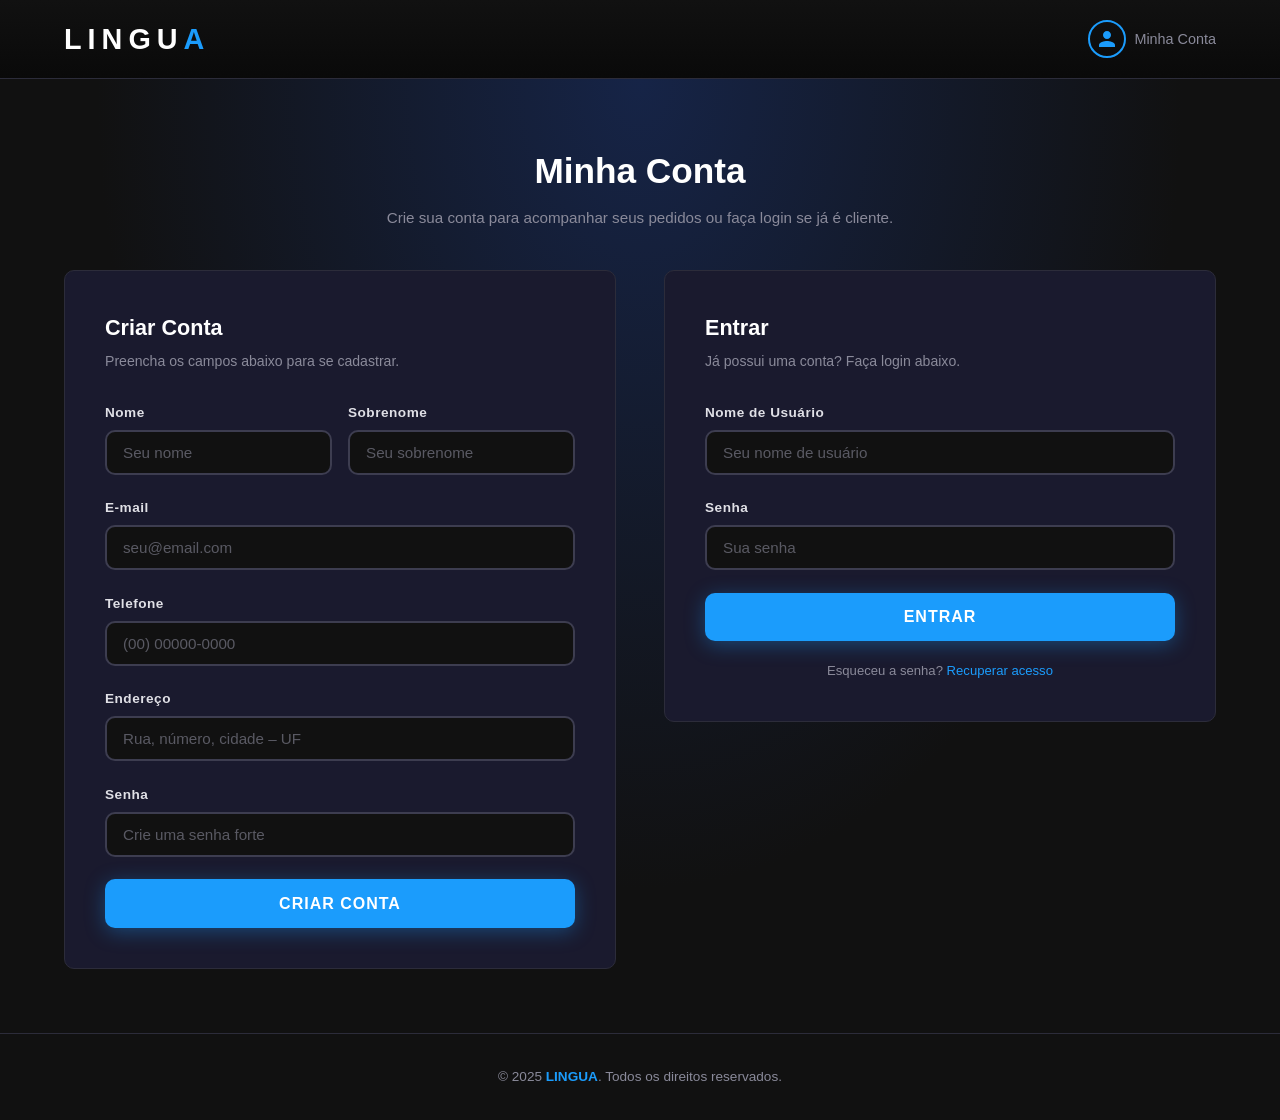
<file: cadastro.html>
<!DOCTYPE html>
<html lang="pt-BR">
<head>
  <meta charset="UTF-8">
  <meta name="viewport" content="width=device-width, initial-scale=1.0">
  <title>LINGUA — Conta &amp; Login</title>
  <link rel="stylesheet" href="style.css">
</head>
<body>

  <!-- ========== HEADER ========== -->
  <header class="site-header">
    <div class="container header-inner">
      <a href="index.html" class="logo">LINGU<span>A</span></a>
      <a href="cadastro.html" class="header-profile" aria-label="Minha Conta">
        <span class="profile-icon">
          <svg xmlns="http://www.w3.org/2000/svg" viewBox="0 0 24 24">
            <path d="M12 12c2.7 0 4.8-2.1 4.8-4.8S14.7 2.4 12 2.4 7.2 4.5 7.2 7.2 9.3 12 12 12zm0 2.4c-3.2 0-9.6 1.6-9.6 4.8v2.4h19.2v-2.4c0-3.2-6.4-4.8-9.6-4.8z"/>
          </svg>
        </span>
        Minha&nbsp;Conta
      </a>
    </div>
  </header>

  <!-- ========== CONTEÚDO ========== -->
  <section class="page-section">
    <div class="container">
      <h1 class="page-title">Minha Conta</h1>
      <p class="page-subtitle">Crie sua conta para acompanhar seus pedidos ou faça login se já é cliente.</p>

      <div class="auth-grid">

        <!-- ===== CRIAR CONTA ===== -->
        <div class="auth-block">
          <h2>Criar Conta</h2>
          <p class="auth-sub">Preencha os campos abaixo para se cadastrar.</p>

          <form action="index.html" method="get">
            <div class="form-row">
              <div class="form-group">
                <label for="reg-nome">Nome</label>
                <input type="text" id="reg-nome" name="nome" placeholder="Seu nome" required>
              </div>
              <div class="form-group">
                <label for="reg-sobrenome">Sobrenome</label>
                <input type="text" id="reg-sobrenome" name="sobrenome" placeholder="Seu sobrenome" required>
              </div>
            </div>

            <div class="form-group">
              <label for="reg-email">E-mail</label>
              <input type="email" id="reg-email" name="email" placeholder="seu@email.com" required>
            </div>

            <div class="form-group">
              <label for="reg-telefone">Telefone</label>
              <input type="tel" id="reg-telefone" name="telefone" placeholder="(00) 00000-0000">
            </div>

            <div class="form-group">
              <label for="reg-endereco">Endereço</label>
              <input type="text" id="reg-endereco" name="endereco" placeholder="Rua, número, cidade – UF">
            </div>

            <div class="form-group">
              <label for="reg-senha">Senha</label>
              <input type="password" id="reg-senha" name="senha" placeholder="Crie uma senha forte" required>
            </div>

            <button type="submit" class="btn btn-primary btn-block">Criar Conta</button>
          </form>
        </div>

        <!-- ===== LOGIN ===== -->
        <div class="auth-block">
          <h2>Entrar</h2>
          <p class="auth-sub">Já possui uma conta? Faça login abaixo.</p>

          <form action="index.html" method="get">
            <div class="form-group">
              <label for="login-user">Nome de Usuário</label>
              <input type="text" id="login-user" name="username" placeholder="Seu nome de usuário" required>
            </div>

            <div class="form-group">
              <label for="login-pass">Senha</label>
              <input type="password" id="login-pass" name="password" placeholder="Sua senha" required>
            </div>

            <button type="submit" class="btn btn-primary btn-block">Entrar</button>
          </form>

          <p style="margin-top:1.2rem;text-align:center;font-size:.82rem;color:var(--light-gray);">
            Esqueceu a senha? <a href="#" style="color:var(--blue-accent);">Recuperar acesso</a>
          </p>
        </div>

      </div>
    </div>
  </section>

  <!-- ========== FOOTER ========== -->
  <footer class="site-footer">
    <div class="container">
      <p>&copy; 2025 <span>LINGUA</span>. Todos os direitos reservados.</p>
    </div>
  </footer>

</body>
</html>
</file>
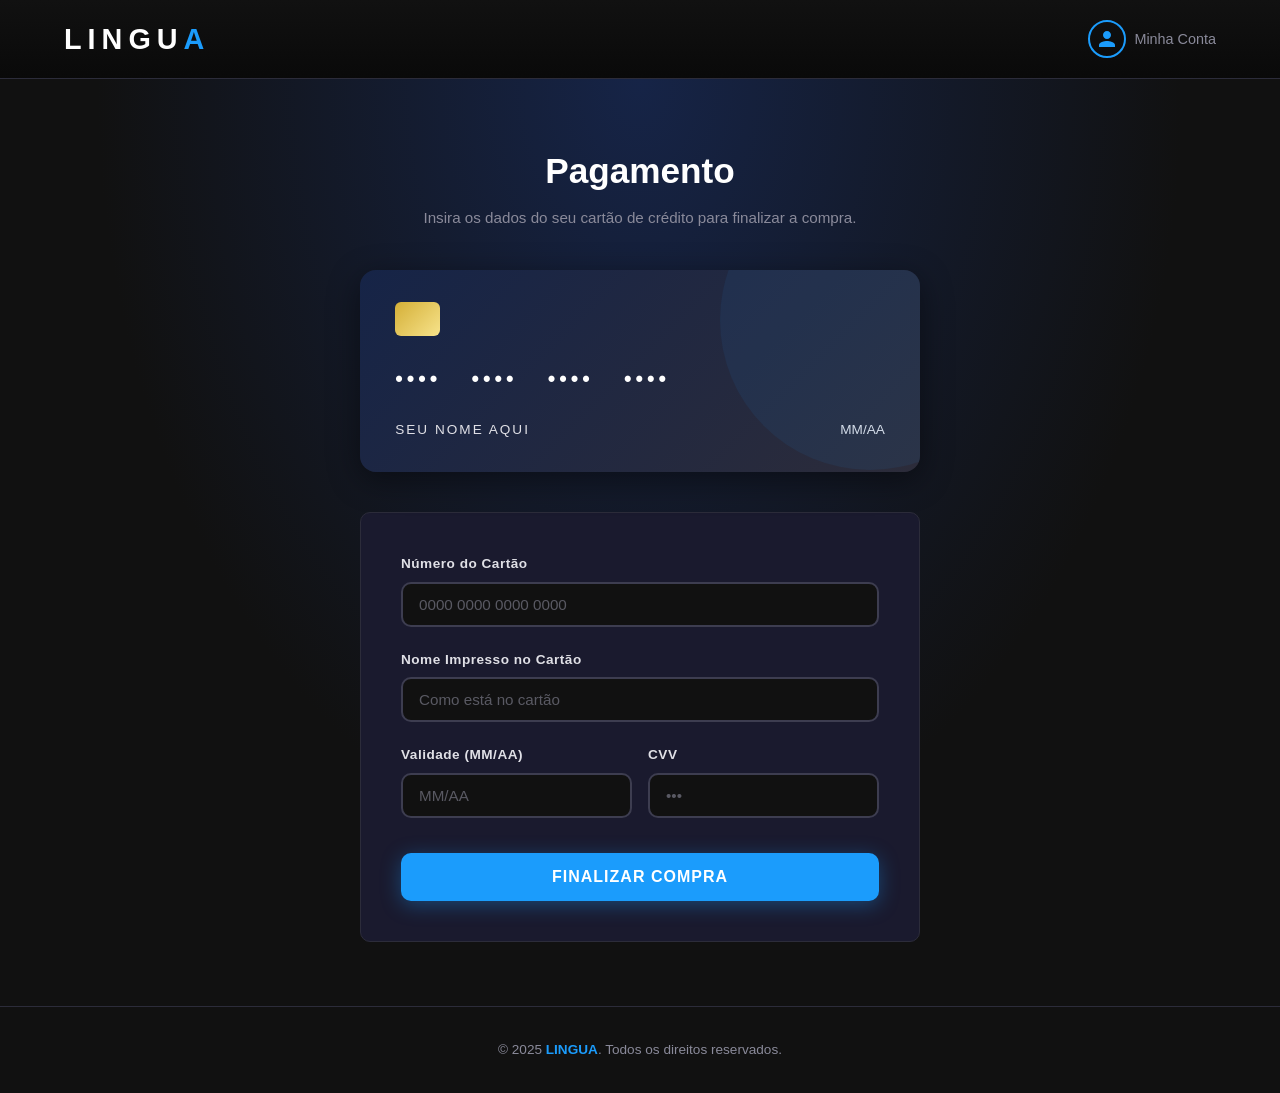
<file: pagamento.html>
<!DOCTYPE html>
<html lang="pt-BR">
<head>
  <meta charset="UTF-8">
  <meta name="viewport" content="width=device-width, initial-scale=1.0">
  <title>LINGUA — Pagamento</title>
  <link rel="stylesheet" href="style.css">
</head>
<body>

  <!-- ========== HEADER ========== -->
  <header class="site-header">
    <div class="container header-inner">
      <a href="index.html" class="logo">LINGU<span>A</span></a>
      <a href="cadastro.html" class="header-profile" aria-label="Minha Conta">
        <span class="profile-icon">
          <svg xmlns="http://www.w3.org/2000/svg" viewBox="0 0 24 24">
            <path d="M12 12c2.7 0 4.8-2.1 4.8-4.8S14.7 2.4 12 2.4 7.2 4.5 7.2 7.2 9.3 12 12 12zm0 2.4c-3.2 0-9.6 1.6-9.6 4.8v2.4h19.2v-2.4c0-3.2-6.4-4.8-9.6-4.8z"/>
          </svg>
        </span>
        Minha&nbsp;Conta
      </a>
    </div>
  </header>

  <!-- ========== CONTEÚDO ========== -->
  <section class="page-section">
    <div class="container pay-wrapper">
      <h1 class="page-title">Pagamento</h1>
      <p class="page-subtitle">Insira os dados do seu cartão de crédito para finalizar a compra.</p>

      <!-- Visual do Cartão -->
      <div class="credit-card-visual">
        <div class="card-chip"></div>
        <div class="card-number-display">•••• &nbsp; •••• &nbsp; •••• &nbsp; ••••</div>
        <div class="card-bottom">
          <div class="card-name-display">SEU NOME AQUI</div>
          <div class="card-exp-display">MM/AA</div>
        </div>
      </div>

      <!-- Formulário -->
      <div class="form-card">
        <form action="index.html" method="get">

          <div class="form-group">
            <label for="card-number">Número do Cartão</label>
            <input
              type="text"
              id="card-number"
              name="card-number"
              placeholder="0000 0000 0000 0000"
              maxlength="19"
              inputmode="numeric"
              required
            >
          </div>

          <div class="form-group">
            <label for="card-name">Nome Impresso no Cartão</label>
            <input
              type="text"
              id="card-name"
              name="card-name"
              placeholder="Como está no cartão"
              required
            >
          </div>

          <div class="form-row">
            <div class="form-group">
              <label for="card-exp">Validade (MM/AA)</label>
              <input
                type="text"
                id="card-exp"
                name="card-exp"
                placeholder="MM/AA"
                maxlength="5"
                required
              >
            </div>

            <div class="form-group">
              <label for="card-cvv">CVV</label>
              <input
                type="text"
                id="card-cvv"
                name="card-cvv"
                placeholder="•••"
                maxlength="4"
                inputmode="numeric"
                required
              >
            </div>
          </div>

          <button type="submit" class="btn btn-primary btn-block" style="margin-top:.8rem;">
            Finalizar Compra
          </button>
        </form>
      </div>
    </div>
  </section>

  <!-- ========== FOOTER ========== -->
  <footer class="site-footer">
    <div class="container">
      <p>&copy; 2025 <span>LINGUA</span>. Todos os direitos reservados.</p>
    </div>
  </footer>

</body>
</html>
</file>
<file: style.css>
/* ============================================================
   LINGUA E-COMMERCE — style.css  (Unified Stylesheet)
   Paleta: Preto · Cinza · Azul Escuro | Destaque: Azul Claro
   ============================================================ */

/* ---------- Reset & Base ---------- */
*,
*::before,
*::after {
  margin: 0;
  padding: 0;
  box-sizing: border-box;
}

:root {
  --black:      #0a0a0a;
  --dark:       #111111;
  --dark-gray:  #1a1a2e;
  --gray:       #2c2c3a;
  --mid-gray:   #3d3d50;
  --light-gray: #8a8a9a;
  --off-white:  #e0e0e6;
  --white:      #ffffff;
  --blue-dark:  #0f1b3d;
  --blue-mid:   #162447;
  --blue-accent:#1b9cfc;
  --blue-glow:  #45aaf2;
  --blue-soft:  #d6eeff;
  --radius:     10px;
  --shadow:     0 8px 32px rgba(0, 0, 0, .45);
  --transition: .3s ease;
}

html {
  scroll-behavior: smooth;
  font-size: 16px;
}

body {
  font-family: 'Segoe UI', 'Helvetica Neue', Arial, sans-serif;
  background-color: var(--black);
  color: var(--off-white);
  line-height: 1.6;
  min-height: 100vh;
  display: flex;
  flex-direction: column;
}

a {
  text-decoration: none;
  color: inherit;
}

img {
  max-width: 100%;
  display: block;
}

ul { list-style: none; }

/* ---------- Utilities ---------- */
.container {
  width: 90%;
  max-width: 1200px;
  margin: 0 auto;
}

.sr-only {
  position: absolute;
  width: 1px; height: 1px;
  overflow: hidden;
  clip: rect(0,0,0,0);
}

/* ===========================
   HEADER
   =========================== */
.site-header {
  position: sticky;
  top: 0;
  z-index: 100;
  background: linear-gradient(180deg, var(--dark) 0%, rgba(10,10,10,.95) 100%);
  backdrop-filter: blur(12px);
  border-bottom: 1px solid var(--gray);
  padding: 1rem 0;
}

.header-inner {
  display: flex;
  align-items: center;
  justify-content: space-between;
}

.logo {
  font-size: 1.8rem;
  font-weight: 800;
  letter-spacing: 6px;
  text-transform: uppercase;
  color: var(--white);
  transition: color var(--transition);
}

.logo span {
  color: var(--blue-accent);
}

.logo:hover {
  color: var(--blue-accent);
}

.header-profile {
  display: flex;
  align-items: center;
  gap: .5rem;
  color: var(--light-gray);
  font-size: .9rem;
  transition: color var(--transition);
}

.header-profile:hover {
  color: var(--blue-accent);
}

.profile-icon {
  width: 38px;
  height: 38px;
  border: 2px solid var(--blue-accent);
  border-radius: 50%;
  display: flex;
  align-items: center;
  justify-content: center;
  transition: background var(--transition), border-color var(--transition);
}

.profile-icon:hover {
  background: var(--blue-accent);
}

/* User SVG icon inline */
.profile-icon svg {
  width: 20px;
  height: 20px;
  fill: var(--blue-accent);
  transition: fill var(--transition);
}

.profile-icon:hover svg {
  fill: var(--white);
}

/* ===========================
   HERO — index.html
   =========================== */
.hero {
  position: relative;
  display: flex;
  align-items: center;
  justify-content: center;
  min-height: 88vh;
  padding: 4rem 0;
  background: radial-gradient(ellipse at 50% 30%, var(--blue-mid) 0%, var(--dark) 70%);
  overflow: hidden;
}

.hero::before {
  content: '';
  position: absolute;
  width: 600px; height: 600px;
  border-radius: 50%;
  background: rgba(27,156,252,.08);
  top: -200px; left: -100px;
  filter: blur(120px);
}

.hero-grid {
  display: grid;
  grid-template-columns: 1fr 1fr;
  gap: 3rem;
  align-items: center;
}

.hero-text {
  position: relative;
  z-index: 2;
}

.hero-tag {
  display: inline-block;
  background: var(--blue-accent);
  color: var(--white);
  font-size: .75rem;
  font-weight: 700;
  letter-spacing: 3px;
  text-transform: uppercase;
  padding: .35rem .9rem;
  border-radius: 30px;
  margin-bottom: 1.2rem;
}

.hero-title {
  font-size: clamp(2rem, 5vw, 3.6rem);
  font-weight: 800;
  line-height: 1.15;
  color: var(--white);
  margin-bottom: 1.2rem;
}

.hero-title em {
  font-style: normal;
  color: var(--blue-accent);
}

.hero-desc {
  font-size: 1.05rem;
  color: var(--light-gray);
  margin-bottom: 1rem;
  max-width: 520px;
}

.hero-price {
  font-size: 2.2rem;
  font-weight: 800;
  color: var(--blue-accent);
  margin-bottom: 2rem;
}

.hero-price small {
  font-size: .9rem;
  color: var(--light-gray);
  font-weight: 400;
  display: block;
  margin-top: .2rem;
}

.hero-image {
  position: relative;
  z-index: 2;
  display: flex;
  justify-content: center;
}

.hero-image img {
  width: 100%;
  max-width: 520px;
  border-radius: var(--radius);
  box-shadow: var(--shadow);
  transition: transform var(--transition);
}

.hero-image img:hover {
  transform: scale(1.03);
}

/* ===========================
   BUTTONS
   =========================== */
.btn {
  display: inline-block;
  padding: .95rem 2.6rem;
  font-size: 1rem;
  font-weight: 700;
  letter-spacing: 1px;
  text-transform: uppercase;
  border: none;
  border-radius: var(--radius);
  cursor: pointer;
  transition: background var(--transition), transform var(--transition), box-shadow var(--transition);
}

.btn-primary {
  background: var(--blue-accent);
  color: var(--white);
  box-shadow: 0 4px 20px rgba(27,156,252,.35);
}

.btn-primary:hover {
  background: var(--blue-glow);
  transform: translateY(-2px);
  box-shadow: 0 8px 30px rgba(27,156,252,.5);
}

.btn-secondary {
  background: transparent;
  color: var(--blue-accent);
  border: 2px solid var(--blue-accent);
}

.btn-secondary:hover {
  background: var(--blue-accent);
  color: var(--white);
  transform: translateY(-2px);
}

/* ===========================
   FEATURES / CARDS — index.html
   =========================== */
.features {
  padding: 5rem 0;
  background: var(--dark);
}

.section-label {
  text-align: center;
  font-size: .8rem;
  font-weight: 700;
  letter-spacing: 4px;
  text-transform: uppercase;
  color: var(--blue-accent);
  margin-bottom: .6rem;
}

.section-title {
  text-align: center;
  font-size: clamp(1.6rem, 3vw, 2.4rem);
  font-weight: 800;
  color: var(--white);
  margin-bottom: 3rem;
}

.cards {
  display: grid;
  grid-template-columns: repeat(3, 1fr);
  gap: 2rem;
}

.card {
  background: linear-gradient(145deg, var(--gray) 0%, var(--dark-gray) 100%);
  border: 1px solid var(--mid-gray);
  border-radius: var(--radius);
  padding: 2.5rem 2rem;
  text-align: center;
  transition: transform var(--transition), border-color var(--transition), box-shadow var(--transition);
}

.card:hover {
  transform: translateY(-6px);
  border-color: var(--blue-accent);
  box-shadow: 0 12px 40px rgba(27,156,252,.15);
}

.card-icon {
  width: 60px;
  height: 60px;
  margin: 0 auto 1.4rem;
  background: rgba(27,156,252,.12);
  border-radius: 50%;
  display: flex;
  align-items: center;
  justify-content: center;
}

.card-icon svg {
  width: 28px;
  height: 28px;
  fill: var(--blue-accent);
}

.card h3 {
  font-size: 1.25rem;
  font-weight: 700;
  color: var(--white);
  margin-bottom: .8rem;
}

.card p {
  font-size: .92rem;
  color: var(--light-gray);
  line-height: 1.55;
}

/* ===========================
   FOOTER
   =========================== */
.site-footer {
  margin-top: auto;
  background: var(--dark);
  border-top: 1px solid var(--gray);
  padding: 2rem 0;
  text-align: center;
  font-size: .85rem;
  color: var(--light-gray);
}

.site-footer span {
  color: var(--blue-accent);
  font-weight: 700;
}

/* ===========================
   PAGE SECTION (inner pages)
   =========================== */
.page-section {
  flex: 1;
  padding: 4rem 0;
  background: radial-gradient(ellipse at 50% 0%, var(--blue-mid) 0%, var(--dark) 60%);
}

.page-title {
  text-align: center;
  font-size: clamp(1.5rem, 3vw, 2.2rem);
  font-weight: 800;
  color: var(--white);
  margin-bottom: .4rem;
}

.page-subtitle {
  text-align: center;
  color: var(--light-gray);
  margin-bottom: 2.5rem;
  font-size: .95rem;
}

/* ===========================
   COMPRA — compra.html
   =========================== */
.order-grid {
  display: grid;
  grid-template-columns: 1fr 1fr;
  gap: 3rem;
  align-items: start;
}

.order-image img {
  border-radius: var(--radius);
  box-shadow: var(--shadow);
  width: 100%;
}

.order-config {
  background: var(--dark-gray);
  border: 1px solid var(--gray);
  border-radius: var(--radius);
  padding: 2.5rem;
}

.order-config h2 {
  font-size: 1.4rem;
  color: var(--white);
  margin-bottom: .4rem;
}

.order-config .product-sku {
  font-size: .8rem;
  color: var(--light-gray);
  margin-bottom: 1.5rem;
  letter-spacing: 1px;
}

/* Cor Pulseira */
.color-label {
  font-weight: 600;
  font-size: .95rem;
  color: var(--off-white);
  margin-bottom: .7rem;
  display: block;
}

.color-options {
  display: flex;
  gap: 1rem;
  margin-bottom: 2rem;
}

.color-options input[type="radio"] {
  display: none;
}

.color-options label {
  display: flex;
  align-items: center;
  gap: .5rem;
  padding: .55rem 1.2rem;
  border: 2px solid var(--mid-gray);
  border-radius: var(--radius);
  cursor: pointer;
  font-size: .88rem;
  transition: border-color var(--transition), background var(--transition);
}

.color-options label:hover {
  border-color: var(--blue-accent);
}

.color-options input[type="radio"]:checked + label {
  border-color: var(--blue-accent);
  background: rgba(27,156,252,.1);
}

.swatch {
  width: 18px;
  height: 18px;
  border-radius: 50%;
  border: 2px solid var(--mid-gray);
}

.swatch--black { background: #111; }
.swatch--gray  { background: #888; }
.swatch--white { background: #eee; }

/* Quantidade & Total */
.qty-group {
  margin-bottom: 2rem;
}

.qty-group label {
  font-weight: 600;
  font-size: .95rem;
  color: var(--off-white);
  display: block;
  margin-bottom: .5rem;
}

.qty-group input[type="number"] {
  width: 90px;
  padding: .6rem .8rem;
  font-size: 1rem;
  border: 2px solid var(--mid-gray);
  border-radius: var(--radius);
  background: var(--dark);
  color: var(--white);
  text-align: center;
  transition: border-color var(--transition);
}

.qty-group input[type="number"]:focus {
  outline: none;
  border-color: var(--blue-accent);
}

.order-total {
  font-size: 1.1rem;
  color: var(--light-gray);
  margin-bottom: 2rem;
}

.order-total output {
  font-size: 2rem;
  font-weight: 800;
  color: var(--blue-accent);
  display: block;
  margin-top: .3rem;
}

.btn-block {
  display: block;
  width: 100%;
  text-align: center;
}

/* ===========================
   PAGAMENTO — pagamento.html
   =========================== */
.pay-wrapper {
  max-width: 560px;
  margin: 0 auto;
}

.credit-card-visual {
  position: relative;
  background: linear-gradient(135deg, var(--blue-mid), var(--gray));
  border-radius: 16px;
  padding: 2rem 2.2rem;
  margin-bottom: 2.5rem;
  min-height: 200px;
  box-shadow: var(--shadow);
  overflow: hidden;
}

.credit-card-visual::after {
  content: '';
  position: absolute;
  width: 300px; height: 300px;
  border-radius: 50%;
  background: rgba(27,156,252,.07);
  top: -100px; right: -100px;
}

.card-chip {
  width: 45px;
  height: 34px;
  background: linear-gradient(135deg, #d4af37, #f7e38b);
  border-radius: 6px;
  margin-bottom: 1.6rem;
}

.card-number-display {
  font-size: 1.35rem;
  letter-spacing: 4px;
  color: var(--white);
  font-weight: 600;
  margin-bottom: 1.4rem;
}

.card-bottom {
  display: flex;
  justify-content: space-between;
  align-items: flex-end;
}

.card-name-display {
  font-size: .85rem;
  text-transform: uppercase;
  letter-spacing: 2px;
  color: var(--off-white);
}

.card-exp-display {
  font-size: .85rem;
  color: var(--off-white);
}

/* Form fields */
.form-card {
  background: var(--dark-gray);
  border: 1px solid var(--gray);
  border-radius: var(--radius);
  padding: 2.5rem;
}

.form-group {
  margin-bottom: 1.4rem;
}

.form-group label {
  display: block;
  font-size: .85rem;
  font-weight: 600;
  color: var(--off-white);
  margin-bottom: .4rem;
  letter-spacing: .5px;
}

.form-group input,
.form-group select {
  width: 100%;
  padding: .75rem 1rem;
  font-size: .95rem;
  border: 2px solid var(--mid-gray);
  border-radius: var(--radius);
  background: var(--dark);
  color: var(--white);
  transition: border-color var(--transition), box-shadow var(--transition);
}

.form-group input::placeholder {
  color: var(--light-gray);
  opacity: .6;
}

.form-group input:focus,
.form-group select:focus {
  outline: none;
  border-color: var(--blue-accent);
  box-shadow: 0 0 0 3px rgba(27,156,252,.18);
}

.form-row {
  display: grid;
  grid-template-columns: 1fr 1fr;
  gap: 1rem;
}

/* ===========================
   CADASTRO — cadastro.html
   =========================== */
.auth-grid {
  display: grid;
  grid-template-columns: 1fr 1fr;
  gap: 3rem;
  align-items: start;
}

.auth-block {
  background: var(--dark-gray);
  border: 1px solid var(--gray);
  border-radius: var(--radius);
  padding: 2.5rem;
}

.auth-block h2 {
  font-size: 1.35rem;
  color: var(--white);
  margin-bottom: .3rem;
}

.auth-block .auth-sub {
  color: var(--light-gray);
  font-size: .88rem;
  margin-bottom: 1.8rem;
}

.divider {
  display: flex;
  align-items: center;
  justify-content: center;
  position: relative;
}

.divider::before {
  content: 'OU';
  position: absolute;
  background: var(--dark-gray);
  padding: .5rem 1rem;
  font-size: .75rem;
  font-weight: 700;
  letter-spacing: 2px;
  color: var(--light-gray);
  border: 1px solid var(--gray);
  border-radius: var(--radius);
  display: none;
}

/* ===========================
   RESPONSIVO
   =========================== */

/* Tablets */
@media (max-width: 992px) {
  .hero-grid {
    grid-template-columns: 1fr;
    text-align: center;
  }

  .hero-text {
    order: 2;
  }

  .hero-image {
    order: 1;
  }

  .hero-desc {
    margin-inline: auto;
  }

  .cards {
    grid-template-columns: 1fr;
    max-width: 460px;
    margin: 0 auto;
  }

  .order-grid {
    grid-template-columns: 1fr;
  }

  .order-image {
    max-width: 480px;
    margin: 0 auto;
  }

  .auth-grid {
    grid-template-columns: 1fr;
  }
}

/* Mobile */
@media (max-width: 600px) {
  .logo {
    font-size: 1.3rem;
    letter-spacing: 4px;
  }

  .hero {
    min-height: auto;
    padding: 3rem 0;
  }

  .hero-title {
    font-size: 1.7rem;
  }

  .hero-price {
    font-size: 1.7rem;
  }

  .color-options {
    flex-wrap: wrap;
  }

  .form-row {
    grid-template-columns: 1fr;
  }

  .order-config,
  .auth-block,
  .form-card {
    padding: 1.6rem;
  }

  .credit-card-visual {
    padding: 1.4rem;
  }

  .card-number-display {
    font-size: 1.05rem;
    letter-spacing: 2px;
  }

  .btn {
    padding: .8rem 1.6rem;
    font-size: .9rem;
  }
}
</file>
